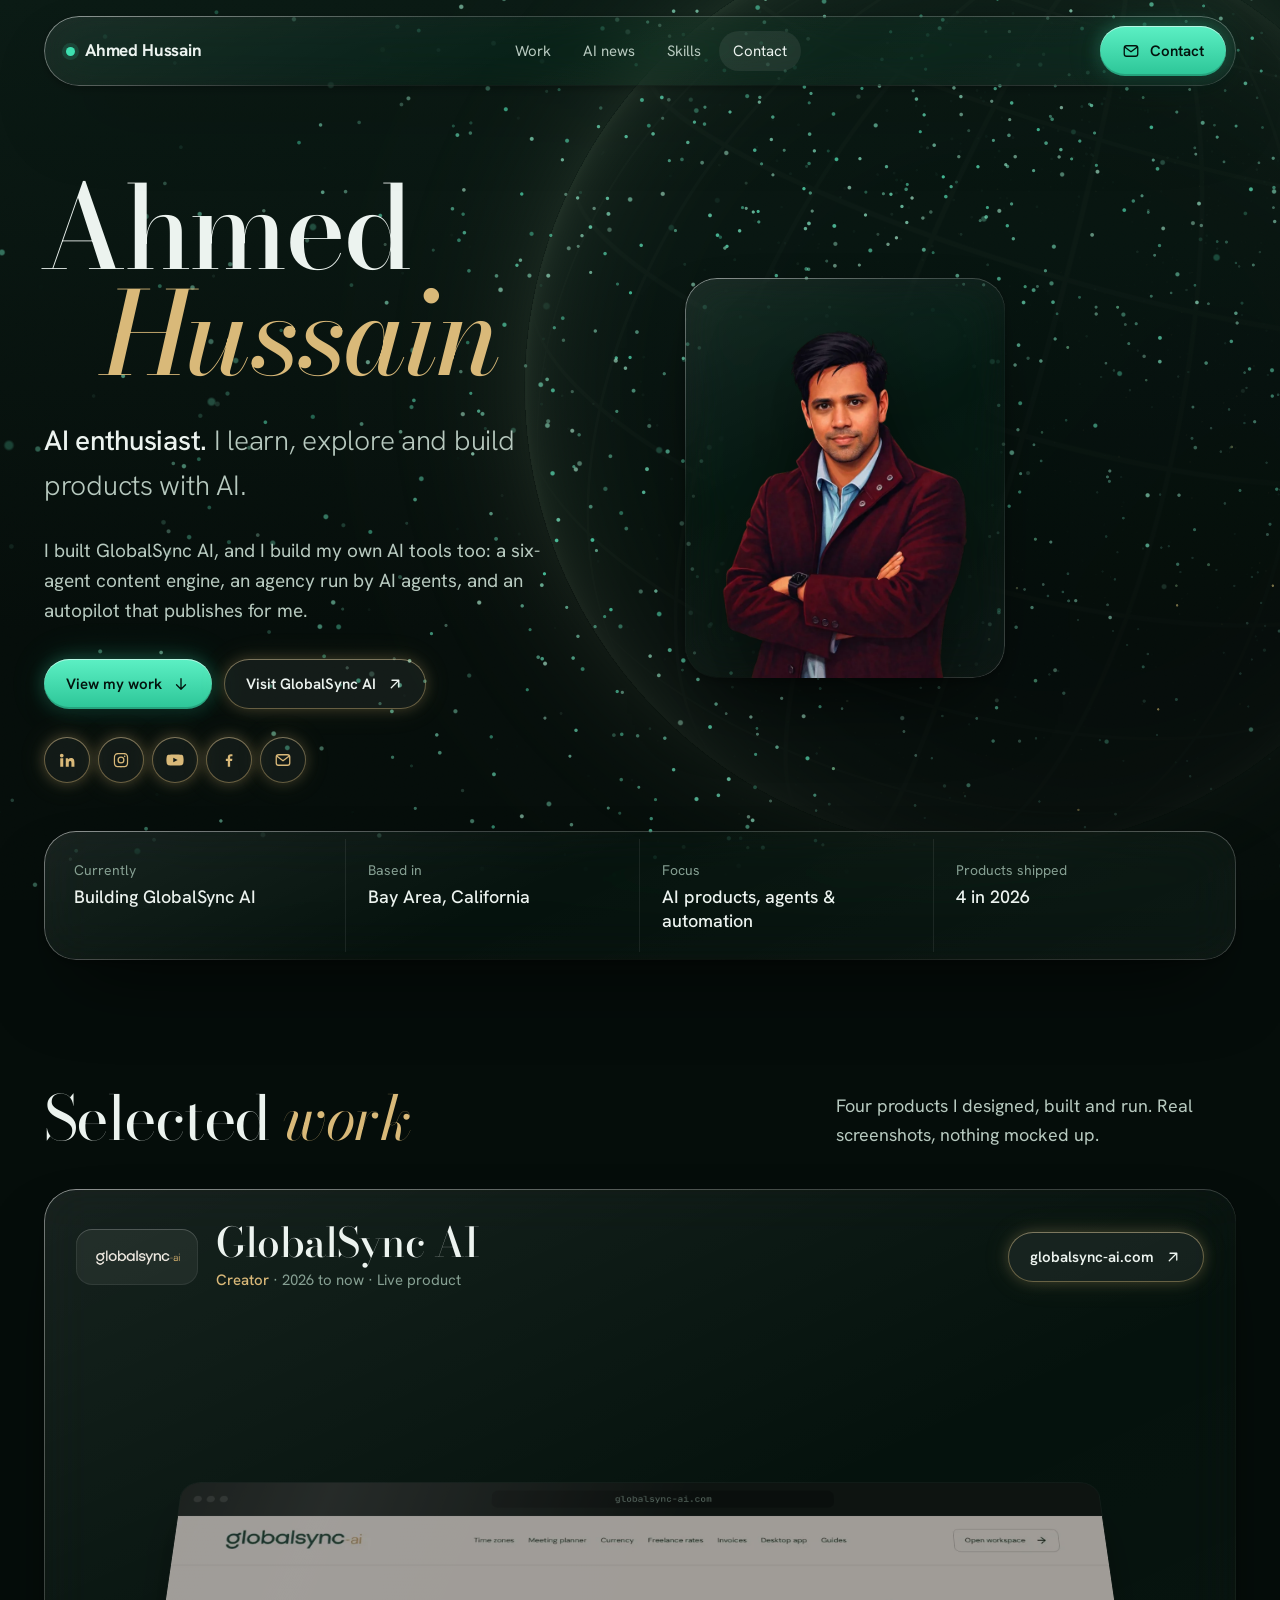
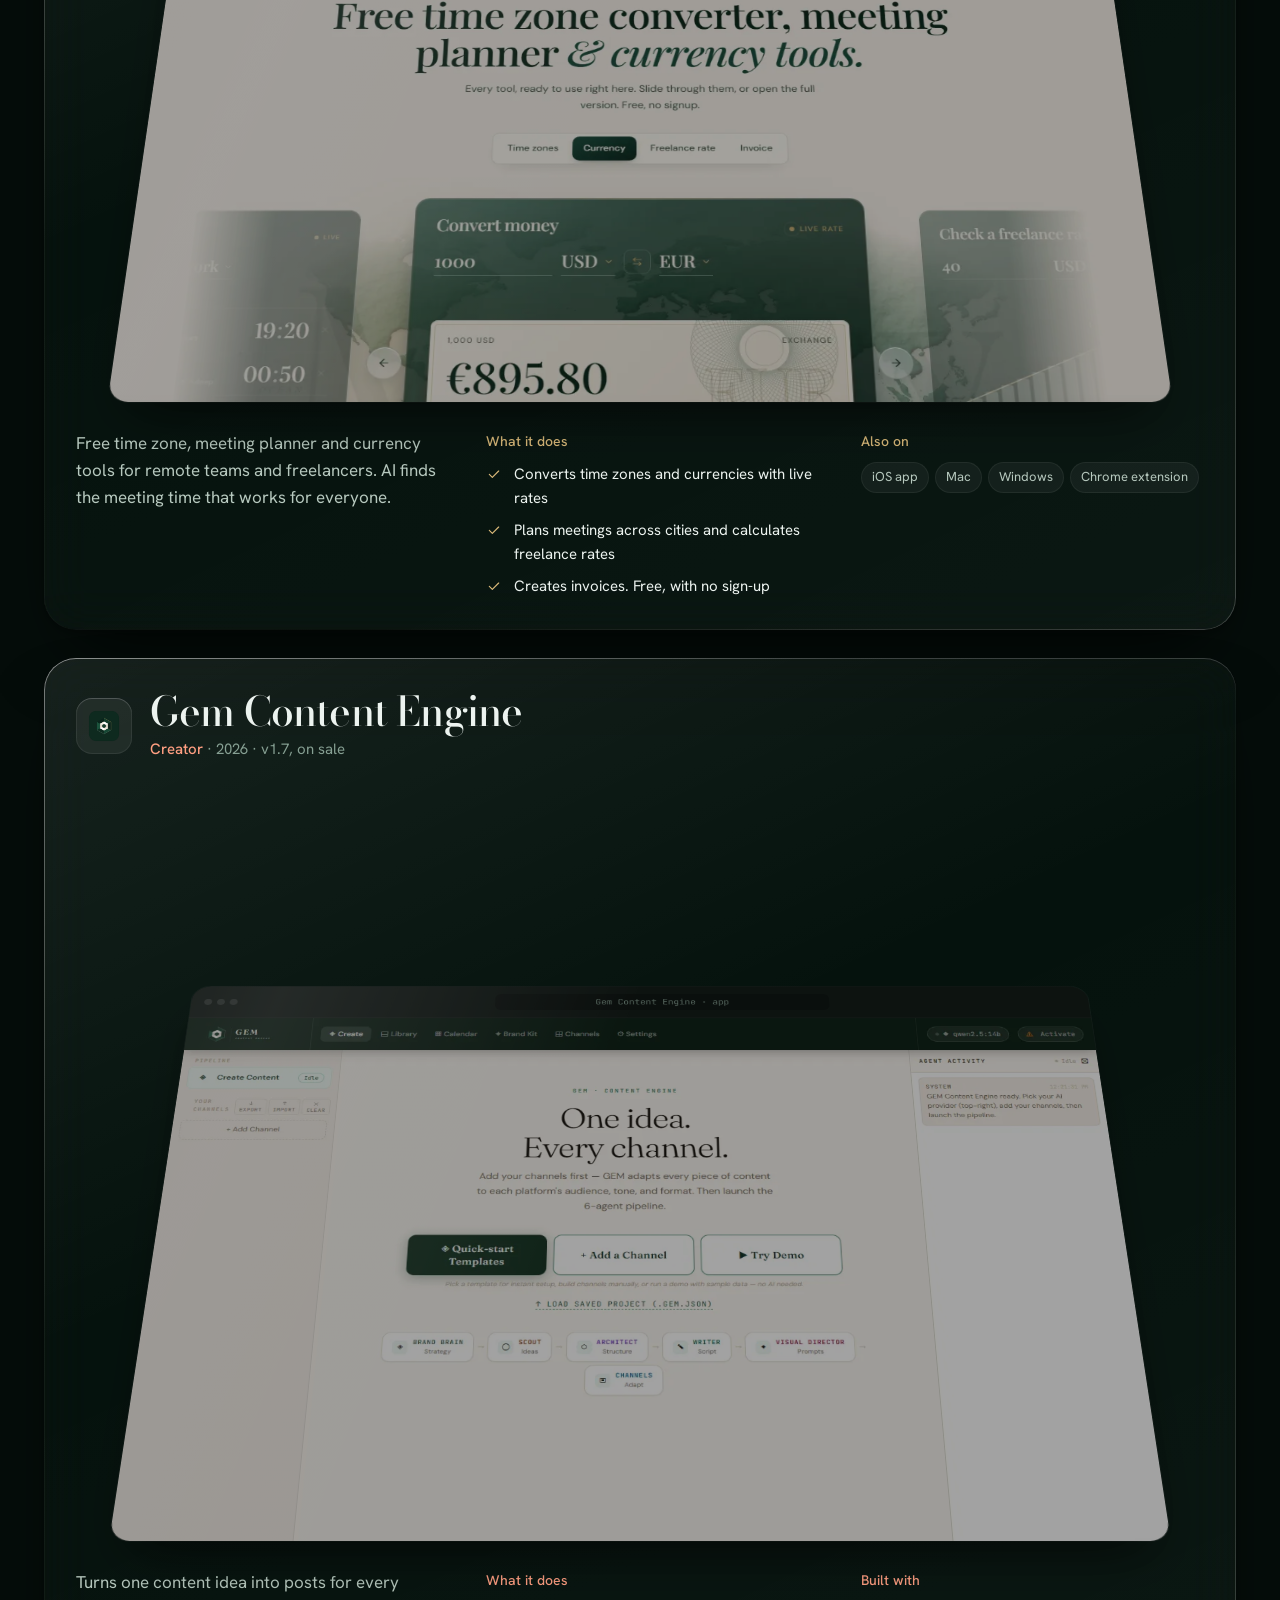
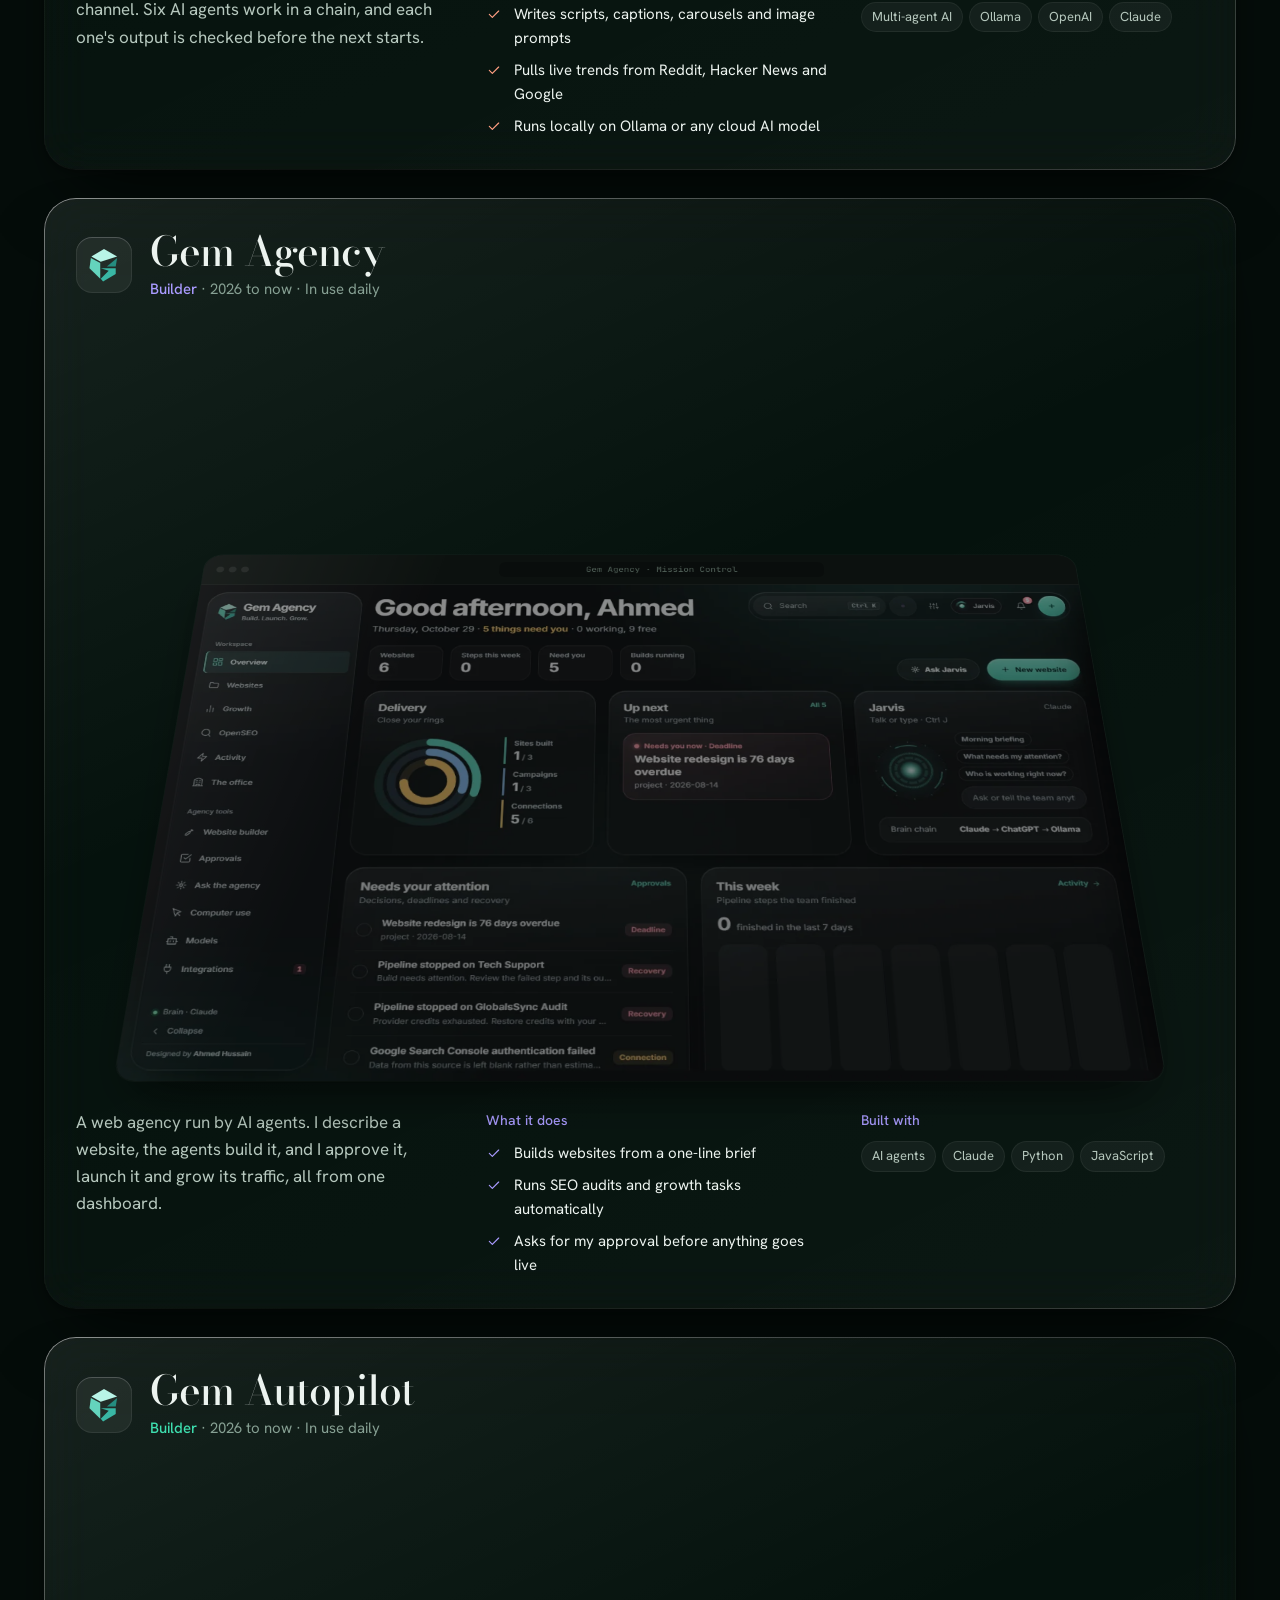
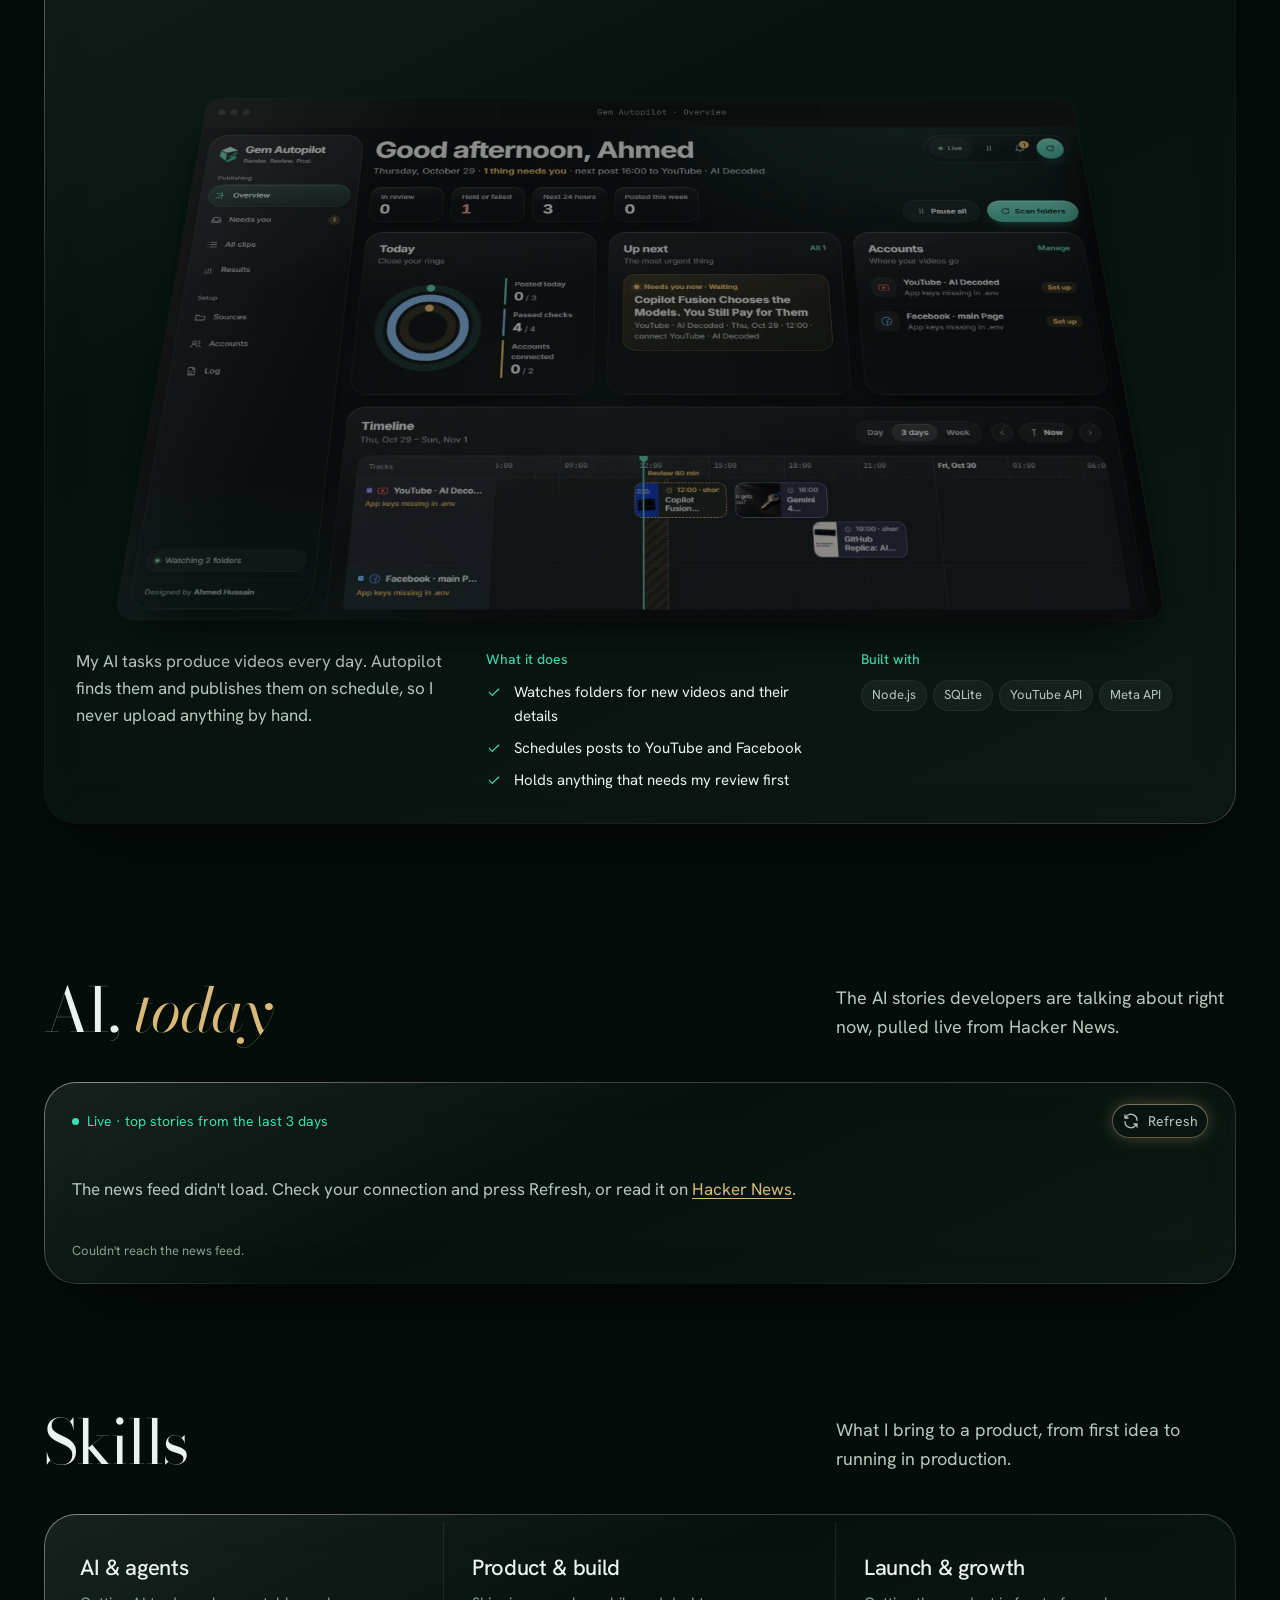
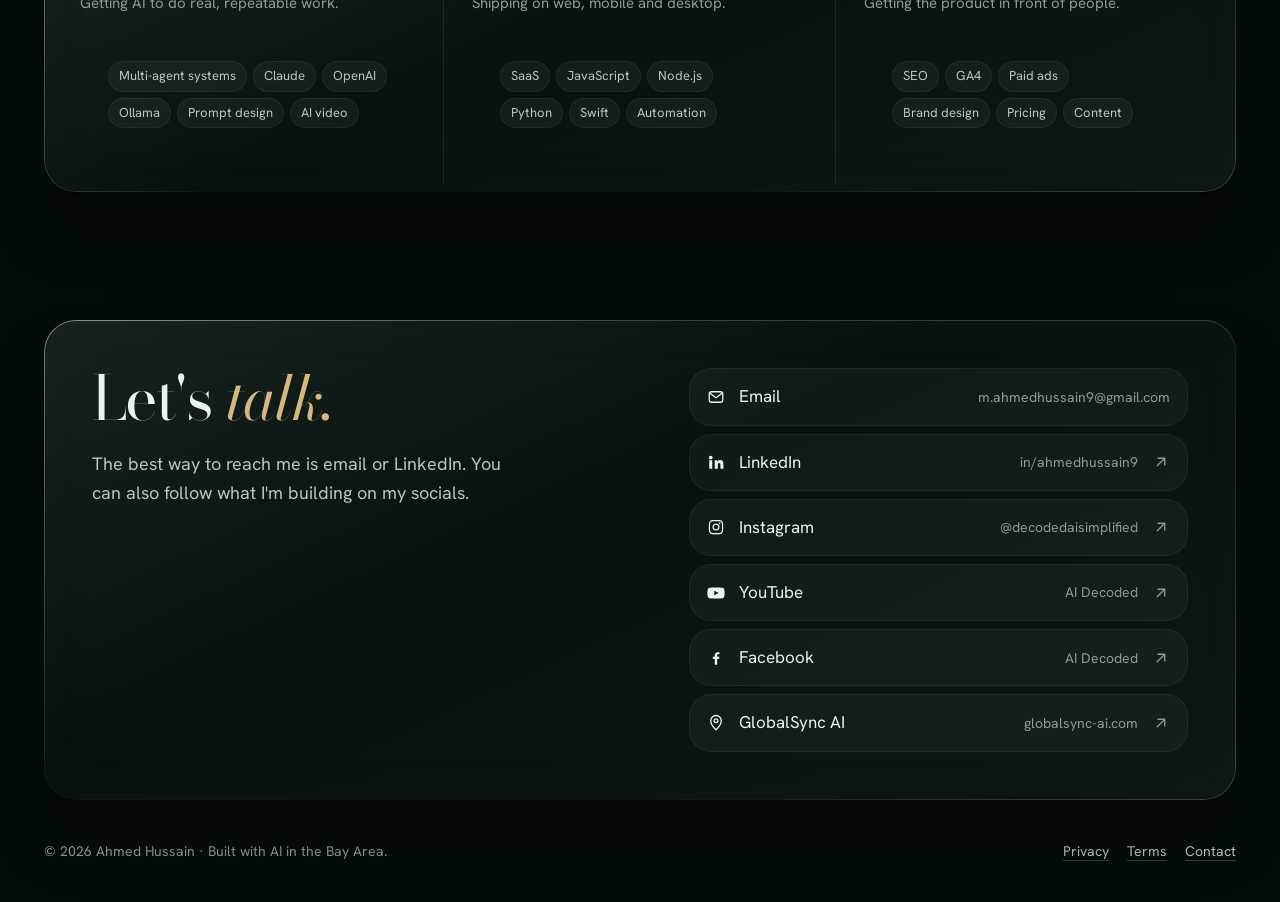
<file: index.html>
<!doctype html>
<html lang="en"><head><meta charset="utf-8"><meta name="viewport" content="width=device-width,initial-scale=1">
<title>Ahmed Hussain — AI Enthusiast &amp; Product Builder</title>
<meta name="description" content="Ahmed Hussain, AI enthusiast and product builder in the Bay Area. Creator of GlobalSync AI, Gem Content Engine, Gem Agency and Gem Autopilot.">
<meta name="author" content="Ahmed Hussain">
<meta name="theme-color" content="#050d0a">
<meta name="color-scheme" content="dark">
<meta name="referrer" content="strict-origin-when-cross-origin">
<link rel="manifest" href="site.webmanifest">
<link rel="icon" href="assets/favicon.svg" type="image/svg+xml">
<link rel="apple-touch-icon" href="assets/apple-touch-icon.png">
<!-- Social preview. If you move to a custom domain, update og:url, og:image and the canonical link. -->
<link rel="canonical" href="https://mahussain456.github.io/">
<meta property="og:url" content="https://mahussain456.github.io/">
<meta property="og:type" content="website">
<meta property="og:title" content="Ahmed Hussain — AI Enthusiast &amp; Product Builder">
<meta property="og:description" content="Four AI products I designed, built and run: GlobalSync AI, Gem Content Engine, Gem Agency and Gem Autopilot.">
<meta property="og:image" content="https://mahussain456.github.io/assets/og-image.jpg">
<meta property="og:image:width" content="1200"><meta property="og:image:height" content="630">
<meta name="twitter:card" content="summary_large_image">
<script type="application/ld+json">
{"@context":"https://schema.org","@type":"Person","name":"Ahmed Hussain","jobTitle":"AI Enthusiast & Product Builder",
 "address":{"@type":"PostalAddress","addressRegion":"CA","addressCountry":"US"},
 "email":"mailto:m.ahmedhussain9@gmail.com",
 "sameAs":["https://www.linkedin.com/in/ahmedhussain9","https://www.facebook.com/profile.php?id=61586135540726","https://www.instagram.com/decodedaisimplified","https://www.youtube.com/@aidecodedoffice","https://www.globalsync-ai.com"]}
</script>
<link rel="preconnect" href="https://fonts.googleapis.com"><link rel="preconnect" href="https://fonts.gstatic.com" crossorigin>
<link href="https://fonts.googleapis.com/css2?family=Bodoni+Moda:ital,opsz,wght@0,6..96,400;0,6..96,500;1,6..96,400;1,6..96,500&family=Hanken+Grotesk:wght@300;400;500;600&family=JetBrains+Mono:wght@400&display=swap" rel="stylesheet">
<link rel="stylesheet" href="styles.css">
<meta name="google-site-verification" content="QwlITDrCnW0-oOR97SDP_G2IgnybBNQpNcPWqauXf98" />
</head><body>

<svg width="0" height="0" style="position:absolute" aria-hidden="true">
 <symbol id="arrow" viewBox="0 0 24 24"><path d="M7 17 17 7M8 7h9v9"/></symbol>
 <symbol id="refresh" viewBox="0 0 24 24"><path d="M20 11a8 8 0 0 0-14.3-4.9L4 8M4 4v4h4M4 13a8 8 0 0 0 14.3 4.9L20 16M20 20v-4h-4"/></symbol>
 <symbol id="chat" viewBox="0 0 24 24"><path d="M21 12a8 8 0 0 1-11.6 7.1L4 20l1-4.6A8 8 0 1 1 21 12Z"/></symbol>
 <symbol id="down" viewBox="0 0 24 24"><path d="M12 5v14M6 13l6 6 6-6"/></symbol>
 <symbol id="check" viewBox="0 0 24 24"><path d="m5 12.5 4.5 4.5L19 7.5"/></symbol>
 <symbol id="mail" viewBox="0 0 24 24"><rect x="3" y="5" width="18" height="14" rx="3"/><path d="m4 7 8 6 8-6"/></symbol>
 <symbol id="pin" viewBox="0 0 24 24"><path d="M12 21s-7-6.2-7-12a7 7 0 0 1 14 0c0 5.8-7 12-7 12Z"/><circle cx="12" cy="9" r="2.5"/></symbol>
 <symbol id="yt" viewBox="0 0 24 24"><path d="M23 7.2a3 3 0 0 0-2.1-2.1C19 4.6 12 4.6 12 4.6s-7 0-8.9.5A3 3 0 0 0 1 7.2 31 31 0 0 0 .5 12 31 31 0 0 0 1 16.8a3 3 0 0 0 2.1 2.1c1.9.5 8.9.5 8.9.5s7 0 8.9-.5a3 3 0 0 0 2.1-2.1 31 31 0 0 0 .5-4.8 31 31 0 0 0-.5-4.8ZM9.7 15.1V8.9l5.8 3.1-5.8 3.1Z"/></symbol>
 <symbol id="ig" viewBox="0 0 24 24"><path d="M12 7.3a4.7 4.7 0 1 0 0 9.4 4.7 4.7 0 0 0 0-9.4Zm0 7.7a3 3 0 1 1 0-6 3 3 0 0 1 0 6Zm6-7.9a1.1 1.1 0 1 1-2.2 0 1.1 1.1 0 0 1 2.2 0ZM21.5 8.2c-.1-1.5-.4-2.8-1.5-3.9s-2.4-1.4-3.9-1.5C14.6 2.7 9.4 2.7 7.9 2.8c-1.5.1-2.8.4-3.9 1.5S2.6 6.7 2.5 8.2c-.1 1.5-.1 6.7 0 8.2.1 1.5.4 2.8 1.5 3.9s2.4 1.4 3.9 1.5c1.5.1 6.7.1 8.2 0 1.5-.1 2.8-.4 3.9-1.5s1.4-2.4 1.5-3.9c.1-1.5.1-6.7 0-8.2Zm-2 9.8a3.1 3.1 0 0 1-1.7 1.7c-1.2.5-4 .4-5.8.4s-4.6.1-5.8-.4A3.1 3.1 0 0 1 4.5 18c-.5-1.2-.4-4-.4-5.8s-.1-4.6.4-5.8A3.1 3.1 0 0 1 6.2 4.7c1.2-.5 4-.4 5.8-.4s4.6-.1 5.8.4a3.1 3.1 0 0 1 1.7 1.7c.5 1.2.4 4 .4 5.8s.1 4.6-.4 5.8Z"/></symbol>
 <symbol id="fb" viewBox="0 0 24 24"><path d="M13.5 21v-7.6h2.6l.4-3h-3V8.5c0-.9.3-1.5 1.5-1.5h1.6V4.3a21 21 0 0 0-2.3-.1c-2.3 0-3.9 1.4-3.9 4v2.2H7.8v3h2.6V21h3.1Z"/></symbol>
 <symbol id="li" viewBox="0 0 24 24"><path d="M4.98 3.5a2.5 2.5 0 1 1 0 5 2.5 2.5 0 0 1 0-5ZM3 9.75h4V21H3V9.75Zm6.5 0h3.8v1.6h.05c.53-1 1.83-2.05 3.77-2.05 4.03 0 4.78 2.65 4.78 6.1V21h-4v-4.9c0-1.17-.02-2.68-1.63-2.68-1.64 0-1.89 1.28-1.89 2.6V21h-4V9.75Z"/></symbol>
 <symbol id="tt" viewBox="0 0 24 24"><path d="M16.6 3c.4 2.1 1.7 3.5 3.9 3.7v3.1c-1.4.1-2.7-.3-3.9-1v6.4c0 4.1-4.4 6.6-7.9 4.5-3.4-2-2.9-7.6 1.6-8.3v3.2c-1.9.3-2.4 2.4-1.2 3.4 1.4 1.2 4.1.3 4.1-2.3V3h3.4Z"/></symbol>
</svg>

<div class="sky" aria-hidden="true">
 <svg class="globe" viewBox="0 0 1000 1000">
  <defs><filter id="soft" x="-20%" y="-20%" width="140%" height="140%"><feGaussianBlur stdDeviation="1.4"/></filter></defs>
  <g class="grid">
   <circle cx="500" cy="500" r="380"/>
   <ellipse cx="500" cy="500" rx="380" ry="130"/><ellipse cx="500" cy="500" rx="380" ry="260"/>
   <line x1="120" y1="500" x2="880" y2="500"/>
   <g class="spin"><ellipse cx="500" cy="500" rx="80" ry="380"/><ellipse cx="500" cy="500" rx="190" ry="380"/><ellipse cx="500" cy="500" rx="300" ry="380"/><line x1="500" y1="120" x2="500" y2="880"/></g>
  </g>
  <g class="spin2">
   <ellipse class="orbit" cx="500" cy="500" rx="470" ry="150" transform="rotate(-24 500 500)" stroke="rgba(217,185,121,.5)"/>
   <ellipse class="orbit" cx="500" cy="500" rx="440" ry="200" transform="rotate(32 500 500)" stroke="rgba(169,155,255,.42)"/>
   <circle cx="930" cy="400" r="9" fill="#d9b979"/><circle cx="140" cy="720" r="7" fill="#a99bff"/>
  </g>
  <g class="spin">
   <ellipse class="orbit" cx="500" cy="500" rx="455" ry="110" transform="rotate(8 500 500)" stroke="rgba(255,159,130,.38)"/>
   <circle cx="62" cy="440" r="7" fill="#ff9f82"/><circle cx="955" cy="560" r="6" fill="#3ee0b0"/>
  </g>
 </svg>
</div>

<div class="wrap">
<header class="bar glass">
 <a class="brand" href="#top"><i></i>Ahmed Hussain</a>
 <nav aria-label="Sections"><a href="#work">Work</a><a href="#news">AI news</a><a href="#skills">Skills</a><a href="#contact">Contact</a></nav>
 <a class="btn pri" href="#contact"><svg class="i"><use href="#mail"/></svg>Contact</a>
</header>

<main id="top">
<section class="hero">
 <div>
  <h1 class="name" aria-label="Ahmed Hussain"><span class="ln"><span>Ahmed</span></span><span class="ln ln2"><span>Hussain</span></span></h1>
  <p class="role"><b>AI enthusiast.</b> I learn, explore and build products with AI.</p>
  <p class="lead">I built GlobalSync AI, and I build my own AI tools too: a six-agent content engine, an agency run by AI agents, and an autopilot that publishes for me.</p>
  <div class="ctas"><a class="btn pri" href="#work">View my work <svg class="i"><use href="#down"/></svg></a><a class="btn ghost" href="https://www.globalsync-ai.com" target="_blank" rel="noopener">Visit GlobalSync AI <svg class="i"><use href="#arrow"/></svg></a></div>
  <nav class="social" aria-label="Social profiles">
   <a class="s-li" href="https://www.linkedin.com/in/ahmedhussain9" target="_blank" rel="noopener" aria-label="LinkedIn"><svg class="b"><use href="#li"/></svg></a>
   <a class="s-ig" href="https://www.instagram.com/decodedaisimplified" target="_blank" rel="noopener" aria-label="Instagram"><svg class="b"><use href="#ig"/></svg></a>
   <a class="s-yt" href="https://www.youtube.com/@aidecodedoffice" target="_blank" rel="noopener" aria-label="YouTube"><svg class="b"><use href="#yt"/></svg></a>
   <a class="s-fb" href="https://www.facebook.com/profile.php?id=61586135540726" target="_blank" rel="noopener" aria-label="Facebook"><svg class="b"><use href="#fb"/></svg></a>
   <a href="mailto:m.ahmedhussain9@gmail.com" aria-label="Email"><svg class="i"><use href="#mail"/></svg></a>
  </nav>
 </div>
 <figure class="glass portrait">
  <img src="assets/me.webp" width="600" height="900" alt="Portrait of Ahmed Hussain">
 </figure>
</section>

<dl class="glass facts">
 <div><dt>Currently</dt><dd>Building GlobalSync AI</dd></div>
 <div><dt>Based in</dt><dd>Bay Area, California</dd></div>
 <div><dt>Focus</dt><dd>AI products, agents &amp; automation</dd></div>
 <div><dt>Products shipped</dt><dd class="tab">4 in 2026</dd></div>
</dl>

<section class="sec" id="work">
 <div class="sh"><h2>Selected <em>work</em></h2><p>Four products I designed, built and run. Real screenshots, nothing mocked up.</p></div>

 <article class="glass proj c1">
  <div class="ph">
   <span class="logo wide"><img src="assets/logo-globalsync.png" width="520" height="130" alt="GlobalSync AI"></span>
   <div><h3>GlobalSync AI</h3><p class="meta"><b>Creator</b> · 2026 to now · Live product</p></div>
   <a class="btn ghost go" href="https://www.globalsync-ai.com" target="_blank" rel="noopener">globalsync-ai.com <svg class="i"><use href="#arrow"/></svg></a>
  </div>
  <figure class="shot"><div class="chrome"><div class="dots"><i></i><i></i><i></i></div><span class="url">globalsync-ai.com</span></div>
   <img src="assets/shot-globalsync.webp" width="1440" height="810" loading="lazy" alt="GlobalSync AI homepage with the time zone, currency, freelance rate and invoice tools"></figure>
  <div class="does">
   <p>Free time zone, meeting planner and currency tools for remote teams and freelancers. AI finds the meeting time that works for everyone.</p>
   <div><h4>What it does</h4><ul>
    <li><svg class="i"><use href="#check"/></svg>Converts time zones and currencies with live rates</li>
    <li><svg class="i"><use href="#check"/></svg>Plans meetings across cities and calculates freelance rates</li>
    <li><svg class="i"><use href="#check"/></svg>Creates invoices. Free, with no sign-up</li></ul></div>
   <div><h4>Also on</h4><div class="stack"><span>iOS app</span><span>Mac</span><span>Windows</span><span>Chrome extension</span></div></div>
  </div>
 </article>

 <article class="glass proj c2">
  <div class="ph">
   <span class="logo"><img src="assets/logo-engine.png" width="128" height="128" alt="Gem Content Engine logo"></span>
   <div><h3>Gem Content Engine</h3><p class="meta"><b>Creator</b> · 2026 · v1.7, on sale</p></div>
  </div>
  <figure class="shot"><div class="chrome"><div class="dots"><i></i><i></i><i></i></div><span class="url">Gem Content Engine · app</span></div>
   <img src="assets/shot-engine.webp" width="1440" height="900" loading="lazy" alt="Gem Content Engine app showing the six-agent pipeline: brand brain, scout, architect, writer, visual director and channels"></figure>
  <div class="does">
   <p>Turns one content idea into posts for every channel. Six AI agents work in a chain, and each one's output is checked before the next starts.</p>
   <div><h4>What it does</h4><ul>
    <li><svg class="i"><use href="#check"/></svg>Writes scripts, captions, carousels and image prompts</li>
    <li><svg class="i"><use href="#check"/></svg>Pulls live trends from Reddit, Hacker News and Google</li>
    <li><svg class="i"><use href="#check"/></svg>Runs locally on Ollama or any cloud AI model</li></ul></div>
   <div><h4>Built with</h4><div class="stack"><span>Multi-agent AI</span><span>Ollama</span><span>OpenAI</span><span>Claude</span></div></div>
  </div>
 </article>

 <article class="glass proj c3">
  <div class="ph">
   <span class="logo"><img src="assets/logo-gem.svg" width="64" height="72" alt="Gem Agency logo"></span>
   <div><h3>Gem Agency</h3><p class="meta"><b>Builder</b> · 2026 to now · In use daily</p></div>
  </div>
  <figure class="shot"><div class="chrome"><div class="dots"><i></i><i></i><i></i></div><span class="url">Gem Agency · Mission Control</span></div>
   <img src="assets/shot-agency.webp" width="1440" height="900" loading="lazy" alt="Gem Agency Mission Control dashboard with delivery rings, next task, the Jarvis assistant and items needing attention"></figure>
  <div class="does">
   <p>A web agency run by AI agents. I describe a website, the agents build it, and I approve it, launch it and grow its traffic, all from one dashboard.</p>
   <div><h4>What it does</h4><ul>
    <li><svg class="i"><use href="#check"/></svg>Builds websites from a one-line brief</li>
    <li><svg class="i"><use href="#check"/></svg>Runs SEO audits and growth tasks automatically</li>
    <li><svg class="i"><use href="#check"/></svg>Asks for my approval before anything goes live</li></ul></div>
   <div><h4>Built with</h4><div class="stack"><span>AI agents</span><span>Claude</span><span>Python</span><span>JavaScript</span></div></div>
  </div>
 </article>

 <article class="glass proj c4">
  <div class="ph">
   <span class="logo"><img src="assets/logo-gem.svg" width="64" height="72" alt="Gem Autopilot logo"></span>
   <div><h3>Gem Autopilot</h3><p class="meta"><b>Builder</b> · 2026 to now · In use daily</p></div>
  </div>
  <figure class="shot"><div class="chrome"><div class="dots"><i></i><i></i><i></i></div><span class="url">Gem Autopilot · Overview</span></div>
   <img src="assets/shot-autopilot.webp" width="1440" height="900" loading="lazy" alt="Gem Autopilot dashboard with today's posting rings, up next, connected accounts and a three-day publishing timeline"></figure>
  <div class="does">
   <p>My AI tasks produce videos every day. Autopilot finds them and publishes them on schedule, so I never upload anything by hand.</p>
   <div><h4>What it does</h4><ul>
    <li><svg class="i"><use href="#check"/></svg>Watches folders for new videos and their details</li>
    <li><svg class="i"><use href="#check"/></svg>Schedules posts to YouTube and Facebook</li>
    <li><svg class="i"><use href="#check"/></svg>Holds anything that needs my review first</li></ul></div>
   <div><h4>Built with</h4><div class="stack"><span>Node.js</span><span>SQLite</span><span>YouTube API</span><span>Meta API</span></div></div>
  </div>
 </article>
</section>

<section class="sec" id="news">
 <div class="sh"><h2>AI, <em>today</em></h2><p>The AI stories developers are talking about right now, pulled live from Hacker News.</p></div>
 <div class="glass news">
  <div class="news-top"><span class="avail"><i></i>Live · top stories from the last 3 days</span><button class="refresh" type="button" id="news-refresh"><svg class="i"><use href="#refresh"/></svg>Refresh</button></div>
  <div id="news-list" aria-live="polite" aria-busy="true"><div class="skel"></div><div class="skel"></div><div class="skel"></div><div class="skel"></div><div class="skel"></div><div class="skel"></div></div>
  <noscript><p class="noscript">Turn on JavaScript to see today's top AI stories, or read them on <a href="https://news.ycombinator.com/" target="_blank" rel="noopener">Hacker News</a>.</p></noscript>
  <p class="news-foot" id="news-foot">Loading the latest stories…</p>
 </div>
</section>

<section class="sec" id="skills">
 <div class="sh"><h2>Skills</h2><p>What I bring to a product, from first idea to running in production.</p></div>
 <div class="glass skills">
  <div><h3>AI &amp; agents</h3><p>Getting AI to do real, repeatable work.</p>
   <div class="stack"><span>Multi-agent systems</span><span>Claude</span><span>OpenAI</span><span>Ollama</span><span>Prompt design</span><span>AI video</span></div></div>
  <div><h3>Product &amp; build</h3><p>Shipping on web, mobile and desktop.</p>
   <div class="stack"><span>SaaS</span><span>JavaScript</span><span>Node.js</span><span>Python</span><span>Swift</span><span>Automation</span></div></div>
  <div><h3>Launch &amp; growth</h3><p>Getting the product in front of people.</p>
   <div class="stack"><span>SEO</span><span>GA4</span><span>Paid ads</span><span>Brand design</span><span>Pricing</span><span>Content</span></div></div>
 </div>
</section>

<section class="glass contact" id="contact">
 <div>
  <h2>Let's <em>talk.</em></h2>
  <p>The best way to reach me is email or LinkedIn. You can also follow what I'm building on my socials.</p>
 </div>
 <nav class="links" aria-label="Contact">
  <a href="mailto:m.ahmedhussain9@gmail.com"><svg class="i"><use href="#mail"/></svg><span>Email</span><small>m.ahmedhussain9@gmail.com</small></a>
  <a href="https://www.linkedin.com/in/ahmedhussain9" target="_blank" rel="noopener"><svg class="b"><use href="#li"/></svg><span>LinkedIn</span><small>in/ahmedhussain9</small><svg class="i go"><use href="#arrow"/></svg></a>
  <a href="https://www.instagram.com/decodedaisimplified" target="_blank" rel="noopener"><svg class="b"><use href="#ig"/></svg><span>Instagram</span><small>@decodedaisimplified</small><svg class="i go"><use href="#arrow"/></svg></a>
  <a href="https://www.youtube.com/@aidecodedoffice" target="_blank" rel="noopener"><svg class="b"><use href="#yt"/></svg><span>YouTube</span><small>AI Decoded</small><svg class="i go"><use href="#arrow"/></svg></a>
  <a href="https://www.facebook.com/profile.php?id=61586135540726" target="_blank" rel="noopener"><svg class="b"><use href="#fb"/></svg><span>Facebook</span><small>AI Decoded</small><svg class="i go"><use href="#arrow"/></svg></a>
  <a href="https://www.globalsync-ai.com" target="_blank" rel="noopener"><svg class="i"><use href="#pin"/></svg><span>GlobalSync AI</span><small>globalsync-ai.com</small><svg class="i go"><use href="#arrow"/></svg></a>
 </nav>
</section>
</main>
<footer class="fine"><span>© 2026 Ahmed Hussain · Built with AI in the Bay Area.</span><nav aria-label="Legal"><a href="privacy.html">Privacy</a><a href="terms.html">Terms</a><a href="mailto:m.ahmedhussain9@gmail.com">Contact</a></nav></footer>
</div>

<script src="script.js" defer></script>
<script src="globe.js" defer></script>
<script src="motion.js" defer></script>
</body></html>
</file>
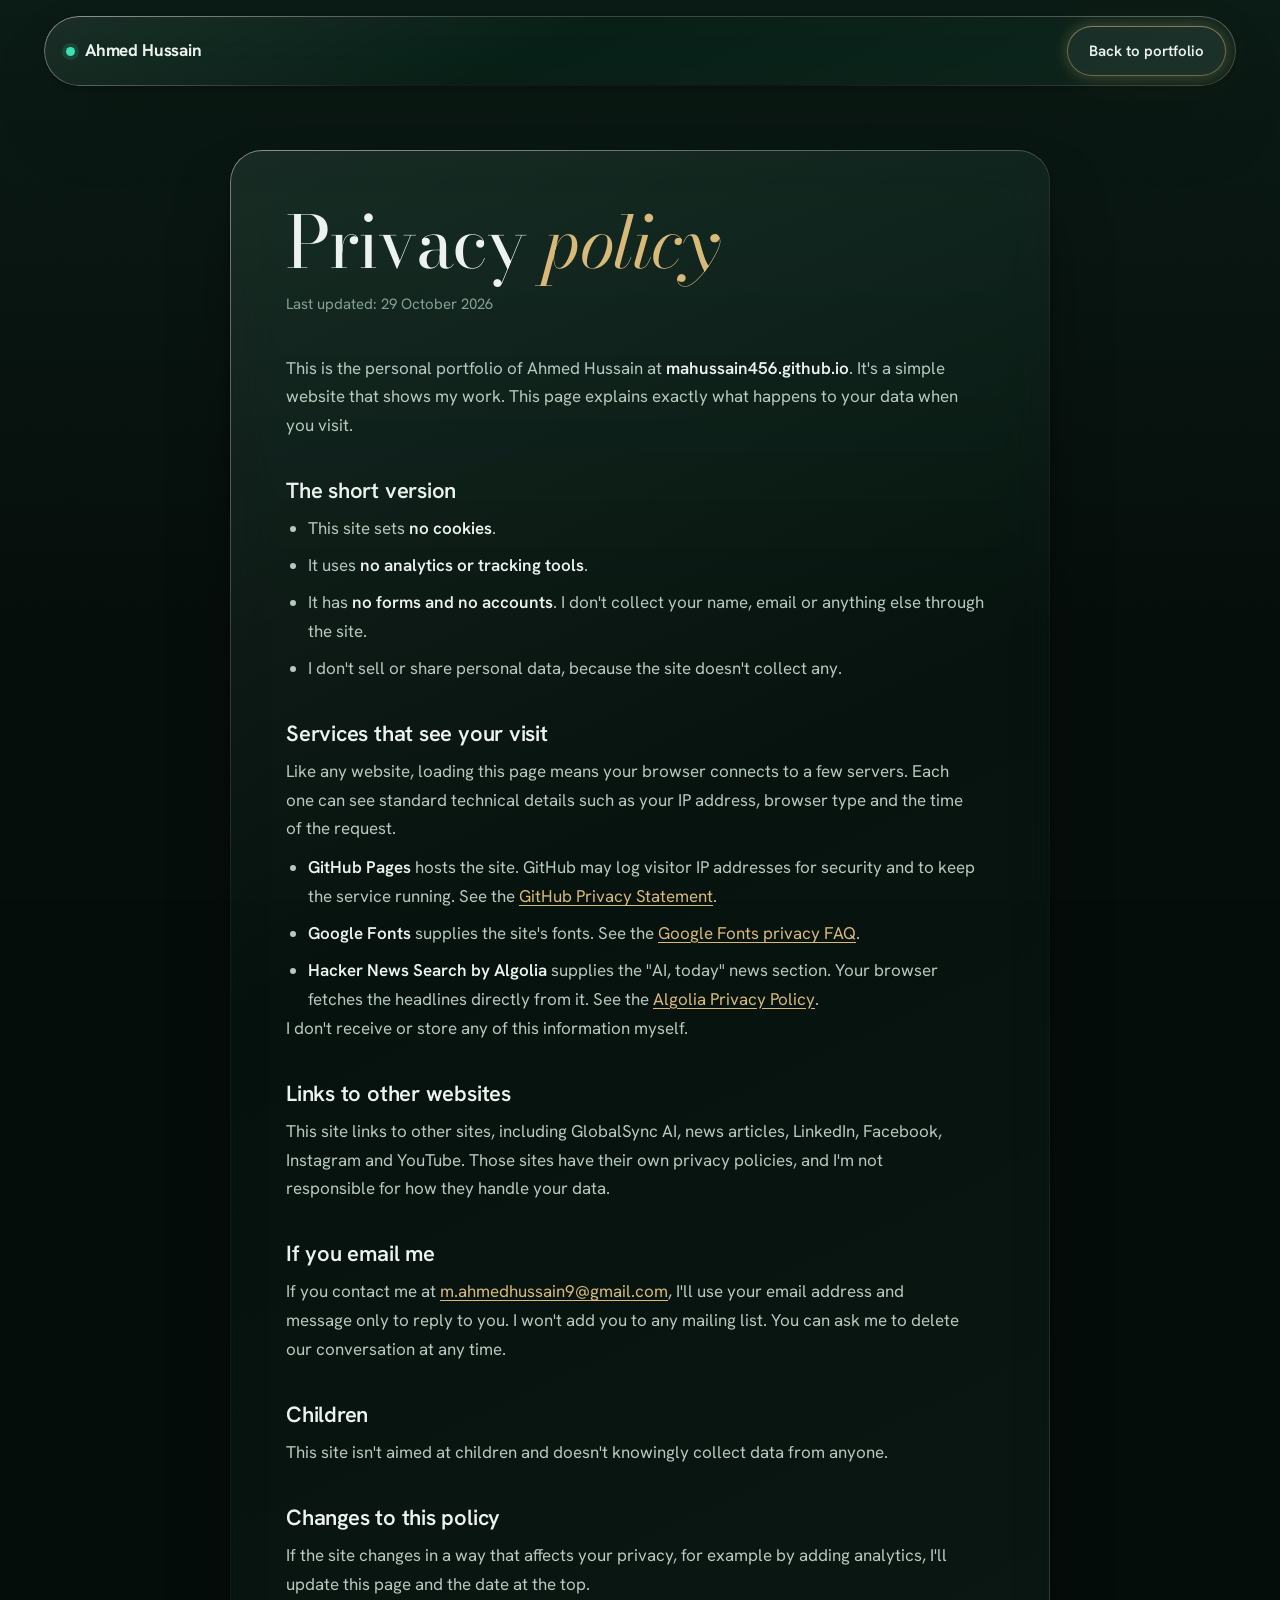
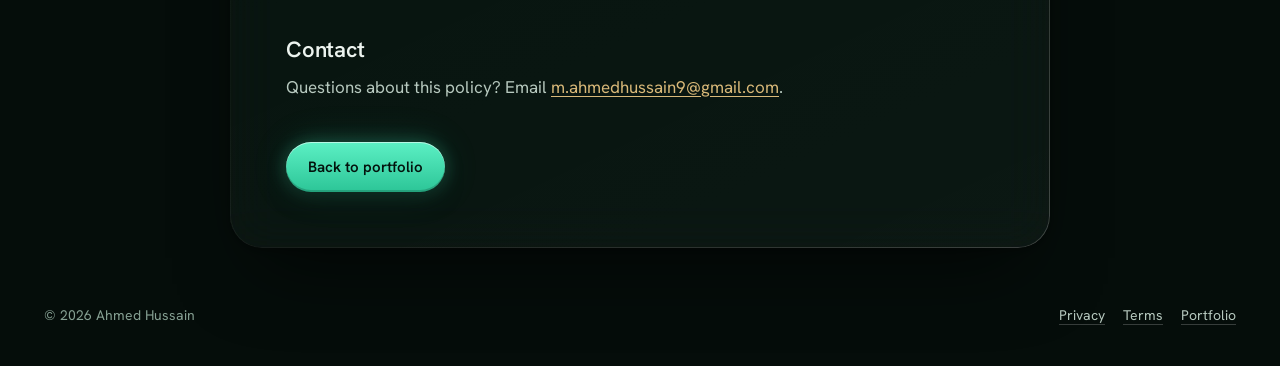
<file: privacy.html>
<!doctype html>
<html lang="en"><head><meta charset="utf-8"><meta name="viewport" content="width=device-width,initial-scale=1">
<title>Privacy Policy — Ahmed Hussain</title>
<meta name="description" content="How mahussain456.github.io handles your data: no cookies, no analytics, no forms.">
<meta name="theme-color" content="#050d0a">
<meta name="color-scheme" content="dark">
<meta name="referrer" content="strict-origin-when-cross-origin">
<link rel="canonical" href="https://mahussain456.github.io/privacy.html">
<link rel="icon" href="assets/favicon.svg" type="image/svg+xml">
<link rel="preconnect" href="https://fonts.googleapis.com"><link rel="preconnect" href="https://fonts.gstatic.com" crossorigin>
<link href="https://fonts.googleapis.com/css2?family=Bodoni+Moda:ital,opsz,wght@0,6..96,400;0,6..96,500;1,6..96,400;1,6..96,500&family=Hanken+Grotesk:wght@300;400;500;600&display=swap" rel="stylesheet">
<link rel="stylesheet" href="styles.css">
</head><body>
<div class="sky" aria-hidden="true"></div>
<div class="wrap">
<header class="bar glass">
 <a class="brand" href="./"><i></i>Ahmed Hussain</a>
 <a class="btn ghost" href="./">Back to portfolio</a>
</header>

<main class="glass doc">
 <h1>Privacy <em>policy</em></h1>
 <p class="updated">Last updated: 29 October 2026</p>

 <p>This is the personal portfolio of Ahmed Hussain at <strong>mahussain456.github.io</strong>. It's a simple website that shows my work. This page explains exactly what happens to your data when you visit.</p>

 <h2>The short version</h2>
 <ul>
  <li>This site sets <strong>no cookies</strong>.</li>
  <li>It uses <strong>no analytics or tracking tools</strong>.</li>
  <li>It has <strong>no forms and no accounts</strong>. I don't collect your name, email or anything else through the site.</li>
  <li>I don't sell or share personal data, because the site doesn't collect any.</li>
 </ul>

 <h2>Services that see your visit</h2>
 <p>Like any website, loading this page means your browser connects to a few servers. Each one can see standard technical details such as your IP address, browser type and the time of the request.</p>
 <ul>
  <li><strong>GitHub Pages</strong> hosts the site. GitHub may log visitor IP addresses for security and to keep the service running. See the <a href="https://docs.github.com/en/site-policy/privacy-policies/github-general-privacy-statement" target="_blank" rel="noopener">GitHub Privacy Statement</a>.</li>
  <li><strong>Google Fonts</strong> supplies the site's fonts. See the <a href="https://developers.google.com/fonts/faq/privacy" target="_blank" rel="noopener">Google Fonts privacy FAQ</a>.</li>
  <li><strong>Hacker News Search by Algolia</strong> supplies the "AI, today" news section. Your browser fetches the headlines directly from it. See the <a href="https://www.algolia.com/policies/privacy/" target="_blank" rel="noopener">Algolia Privacy Policy</a>.</li>
 </ul>
 <p>I don't receive or store any of this information myself.</p>

 <h2>Links to other websites</h2>
 <p>This site links to other sites, including GlobalSync AI, news articles, LinkedIn, Facebook, Instagram and YouTube. Those sites have their own privacy policies, and I'm not responsible for how they handle your data.</p>

 <h2>If you email me</h2>
 <p>If you contact me at <a href="mailto:m.ahmedhussain9@gmail.com">m.ahmedhussain9@gmail.com</a>, I'll use your email address and message only to reply to you. I won't add you to any mailing list. You can ask me to delete our conversation at any time.</p>

 <h2>Children</h2>
 <p>This site isn't aimed at children and doesn't knowingly collect data from anyone.</p>

 <h2>Changes to this policy</h2>
 <p>If the site changes in a way that affects your privacy, for example by adding analytics, I'll update this page and the date at the top.</p>

 <h2>Contact</h2>
 <p>Questions about this policy? Email <a href="mailto:m.ahmedhussain9@gmail.com">m.ahmedhussain9@gmail.com</a>.</p>

 <a class="btn pri back" href="./">Back to portfolio</a>
</main>

<footer class="fine"><span>© 2026 Ahmed Hussain</span><nav aria-label="Legal"><a href="privacy.html" aria-current="page">Privacy</a><a href="terms.html">Terms</a><a href="./">Portfolio</a></nav></footer>
</div>
</body></html>
</file>
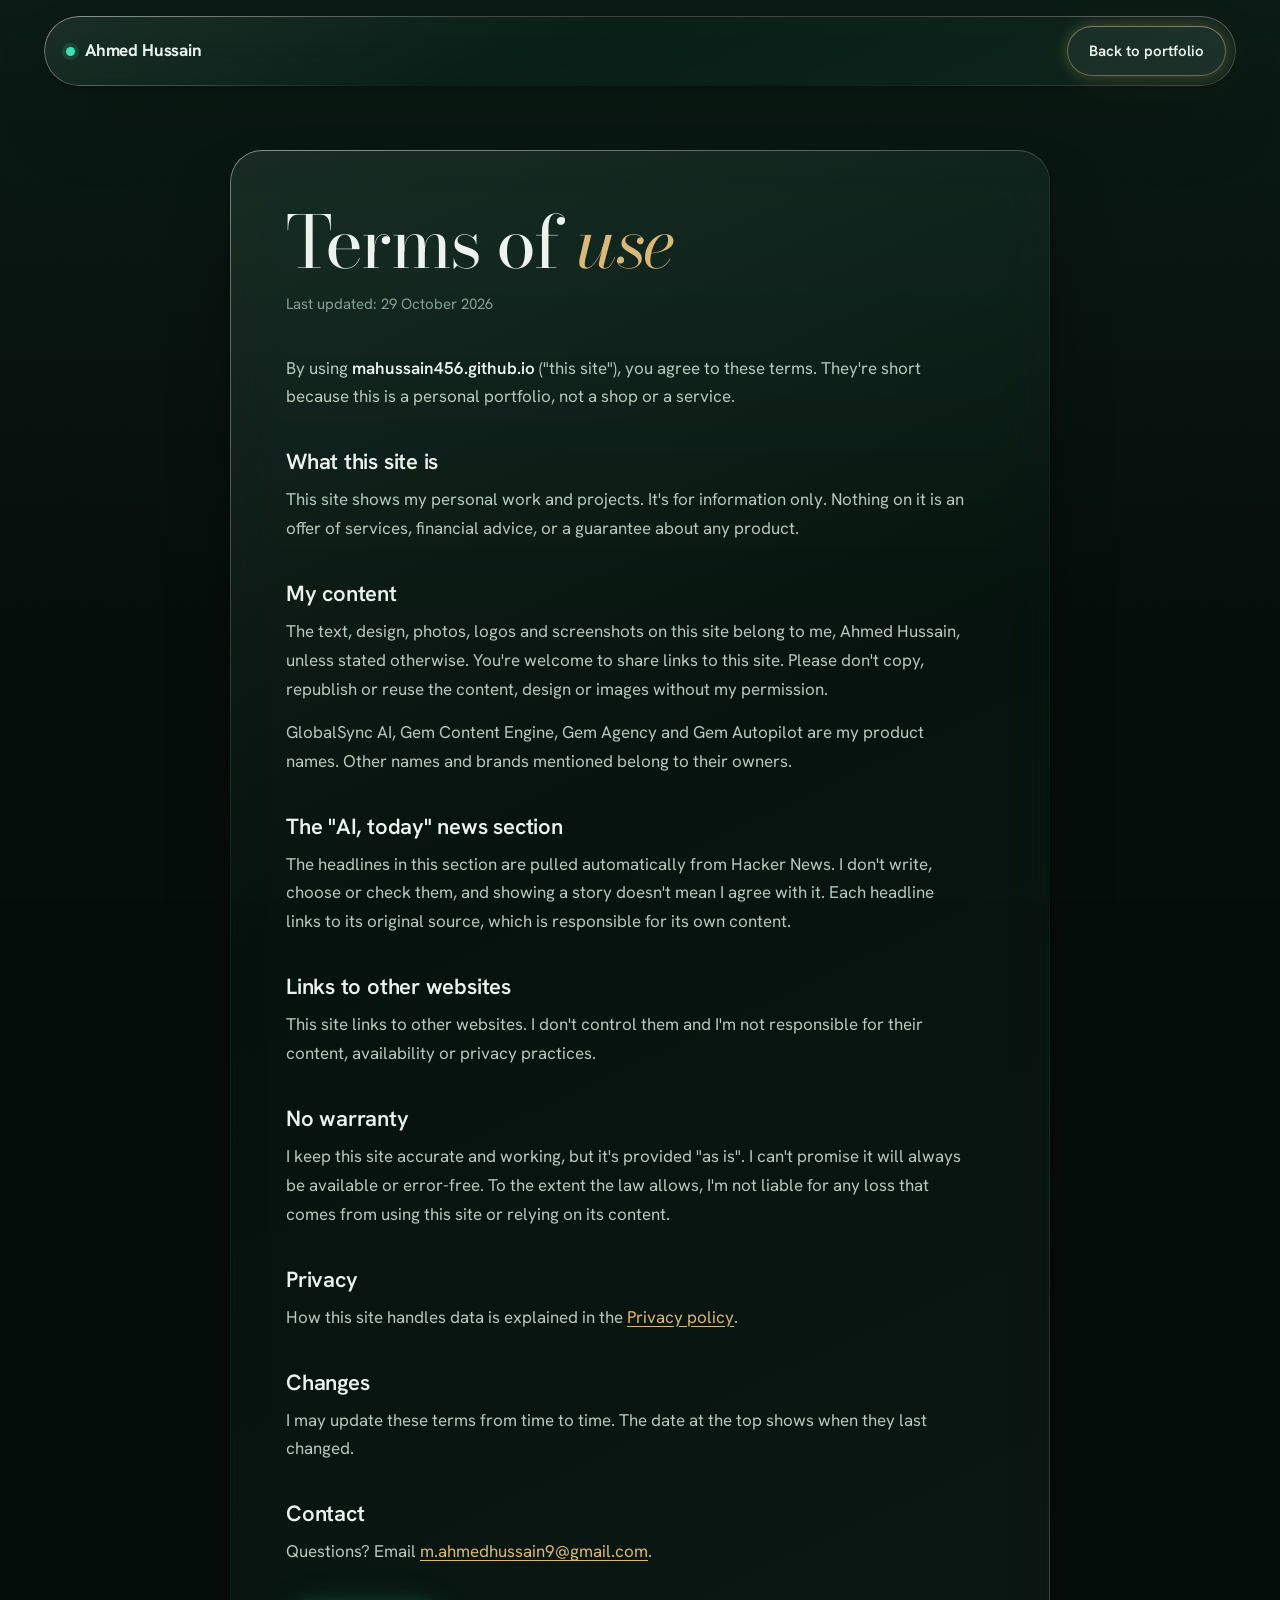
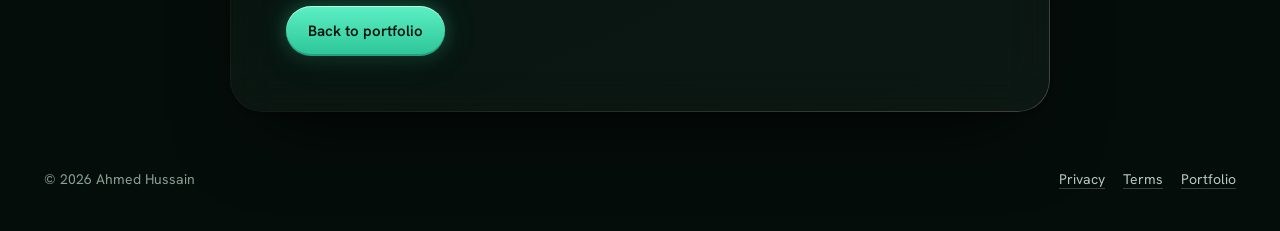
<file: terms.html>
<!doctype html>
<html lang="en"><head><meta charset="utf-8"><meta name="viewport" content="width=device-width,initial-scale=1">
<title>Terms of Use — Ahmed Hussain</title>
<meta name="description" content="Terms of use for mahussain456.github.io, the portfolio of Ahmed Hussain.">
<meta name="theme-color" content="#050d0a">
<meta name="color-scheme" content="dark">
<meta name="referrer" content="strict-origin-when-cross-origin">
<link rel="canonical" href="https://mahussain456.github.io/terms.html">
<link rel="icon" href="assets/favicon.svg" type="image/svg+xml">
<link rel="preconnect" href="https://fonts.googleapis.com"><link rel="preconnect" href="https://fonts.gstatic.com" crossorigin>
<link href="https://fonts.googleapis.com/css2?family=Bodoni+Moda:ital,opsz,wght@0,6..96,400;0,6..96,500;1,6..96,400;1,6..96,500&family=Hanken+Grotesk:wght@300;400;500;600&display=swap" rel="stylesheet">
<link rel="stylesheet" href="styles.css">
</head><body>
<div class="sky" aria-hidden="true"></div>
<div class="wrap">
<header class="bar glass">
 <a class="brand" href="./"><i></i>Ahmed Hussain</a>
 <a class="btn ghost" href="./">Back to portfolio</a>
</header>

<main class="glass doc">
 <h1>Terms of <em>use</em></h1>
 <p class="updated">Last updated: 29 October 2026</p>

 <p>By using <strong>mahussain456.github.io</strong> ("this site"), you agree to these terms. They're short because this is a personal portfolio, not a shop or a service.</p>

 <h2>What this site is</h2>
 <p>This site shows my personal work and projects. It's for information only. Nothing on it is an offer of services, financial advice, or a guarantee about any product.</p>

 <h2>My content</h2>
 <p>The text, design, photos, logos and screenshots on this site belong to me, Ahmed Hussain, unless stated otherwise. You're welcome to share links to this site. Please don't copy, republish or reuse the content, design or images without my permission.</p>
 <p>GlobalSync AI, Gem Content Engine, Gem Agency and Gem Autopilot are my product names. Other names and brands mentioned belong to their owners.</p>

 <h2>The "AI, today" news section</h2>
 <p>The headlines in this section are pulled automatically from Hacker News. I don't write, choose or check them, and showing a story doesn't mean I agree with it. Each headline links to its original source, which is responsible for its own content.</p>

 <h2>Links to other websites</h2>
 <p>This site links to other websites. I don't control them and I'm not responsible for their content, availability or privacy practices.</p>

 <h2>No warranty</h2>
 <p>I keep this site accurate and working, but it's provided "as is". I can't promise it will always be available or error-free. To the extent the law allows, I'm not liable for any loss that comes from using this site or relying on its content.</p>

 <h2>Privacy</h2>
 <p>How this site handles data is explained in the <a href="privacy.html">Privacy policy</a>.</p>

 <h2>Changes</h2>
 <p>I may update these terms from time to time. The date at the top shows when they last changed.</p>

 <h2>Contact</h2>
 <p>Questions? Email <a href="mailto:m.ahmedhussain9@gmail.com">m.ahmedhussain9@gmail.com</a>.</p>

 <a class="btn pri back" href="./">Back to portfolio</a>
</main>

<footer class="fine"><span>© 2026 Ahmed Hussain</span><nav aria-label="Legal"><a href="privacy.html">Privacy</a><a href="terms.html" aria-current="page">Terms</a><a href="./">Portfolio</a></nav></footer>
</div>
</body></html>
</file>
<file: styles.css>
:root{
 --bg:#050d0a;--bg2:#0a1a14;
 --txt:#ecf3ef;--soft:#b7c9bf;--mute:#86a093;
 --teal:#3ee0b0;--gold:#d9b979;--coral:#ff9f82;--violet:#a99bff;
 --hair:rgba(255,255,255,.08);
 --r-xl:32px;--r-lg:22px;--r-md:14px;
 --ease:cubic-bezier(.16,1,.3,1);
 --display:'Bodoni Moda',Didot,'Bodoni 72',serif;
 --sans:'Hanken Grotesk',system-ui,sans-serif;
}
h1,h2,.ph h3,.contact h2{font-family:var(--display);font-optical-sizing:auto}
h1 em,h2 em{font-style:italic;color:var(--gold)}
*{box-sizing:border-box;margin:0}
html{scroll-behavior:smooth;scroll-padding-top:110px;scrollbar-color:#24463a var(--bg)}
body{background:var(--bg);color:var(--txt);font:17px/1.6 var(--sans);min-height:100vh;overflow-x:hidden;caret-color:var(--teal)}
::selection{background:rgba(62,224,176,.32);color:#fff}
::-webkit-scrollbar{width:10px}::-webkit-scrollbar-track{background:var(--bg)}::-webkit-scrollbar-thumb{background:#1d3a30;border-radius:10px;border:2px solid var(--bg)}
a{color:inherit;text-decoration:none}
img{display:block;max-width:100%;height:auto}
:focus-visible{outline:2px solid var(--teal);outline-offset:3px;border-radius:12px}
.tab{font-variant-numeric:tabular-nums}
svg.i{width:18px;height:18px;flex:none;stroke:currentColor;fill:none;stroke-width:1.75;stroke-linecap:round;stroke-linejoin:round}
svg.b{width:18px;height:18px;flex:none;fill:currentColor}

/* backdrop the glass refracts */
.sky{position:fixed;inset:0;z-index:-1;background:linear-gradient(180deg,var(--bg2),var(--bg) 70%);overflow:hidden}
.sky::after{content:"";position:absolute;inset:0;opacity:.06;mix-blend-mode:overlay;
 background-image:url("data:image/svg+xml,%3Csvg xmlns='http://www.w3.org/2000/svg' width='160' height='160'%3E%3Cfilter id='n'%3E%3CfeTurbulence type='fractalNoise' baseFrequency='.9' numOctaves='3' stitchTiles='stitch'/%3E%3C/filter%3E%3Crect width='100%25' height='100%25' filter='url(%23n)'/%3E%3C/svg%3E")}
.globe{position:absolute;right:-18vmin;top:-8vmin;width:110vmin;height:110vmin}
.globe .grid{stroke:rgba(62,224,176,.15);stroke-width:1;fill:none}
.globe .orbit{fill:none;stroke-width:2.2;filter:url(#soft)}
.globe .spin{transform-origin:500px 500px;animation:spin 140s linear infinite}
.globe .spin2{transform-origin:500px 500px;animation:spin 90s linear infinite reverse}
@keyframes spin{to{transform:rotate(360deg)}}
@media (prefers-reduced-motion:reduce){.globe .spin,.globe .spin2{animation:none}html{scroll-behavior:auto}}

/* liquid glass */
.glass{position:relative;isolation:isolate;border-radius:var(--r-xl);
 background:linear-gradient(155deg,rgba(255,255,255,.085),rgba(255,255,255,.02) 42%,rgba(255,255,255,.045));
 -webkit-backdrop-filter:blur(24px) saturate(170%);backdrop-filter:blur(24px) saturate(170%);
 box-shadow:inset 0 1px 0 rgba(255,255,255,.16),inset 0 -1px 0 rgba(0,0,0,.35),0 40px 80px -30px rgba(0,0,0,.7),0 2px 8px rgba(0,0,0,.3)}
.glass::before{content:"";position:absolute;inset:0;border-radius:inherit;padding:1px;pointer-events:none;z-index:-1;
 background:linear-gradient(140deg,rgba(255,255,255,.42),rgba(255,255,255,.05) 32%,rgba(255,255,255,.02) 64%,rgba(255,255,255,.22));
 -webkit-mask:linear-gradient(#000 0 0) content-box,linear-gradient(#000 0 0);-webkit-mask-composite:xor;mask-composite:exclude}
.glass::after{content:"";position:absolute;inset:0;border-radius:inherit;pointer-events:none;z-index:-1;opacity:0;transition:opacity .5s var(--ease);
 background:radial-gradient(420px circle at var(--mx,50%) var(--my,0%),rgba(255,255,255,.075),transparent 60%)}
.glass:hover::after{opacity:1}

.wrap{max-width:1240px;margin:0 auto;padding:0 24px}

/* nav */
.bar{position:sticky;top:16px;z-index:10;margin-top:16px;display:flex;justify-content:space-between;align-items:center;gap:16px;padding:10px 10px 10px 22px;border-radius:999px}
.brand{display:flex;align-items:center;gap:10px;font-weight:700;letter-spacing:-.01em;white-space:nowrap}
.brand i{width:9px;height:9px;border-radius:50%;background:var(--teal);box-shadow:0 0 0 4px rgba(62,224,176,.14)}
.bar nav{display:flex;gap:4px}
.bar nav a{padding:8px 14px;border-radius:999px;font-size:15px;color:var(--soft);transition:background .3s var(--ease),color .3s}
.bar nav a:hover{background:rgba(255,255,255,.06);color:var(--txt)}
.btn{display:inline-flex;align-items:center;gap:10px;white-space:nowrap;padding:13px 22px;border-radius:999px;font-weight:600;font-size:15px;transition:transform .4s var(--ease),box-shadow .4s var(--ease),background .3s}
.btn.pri{color:#03130d;background:linear-gradient(180deg,#5cf0c4,#2cc597);box-shadow:inset 0 1px 0 rgba(255,255,255,.55),inset 0 -2px 0 rgba(0,0,0,.18),0 10px 24px -8px rgba(0,0,0,.6)}
.btn.pri:hover{transform:translateY(-2px);box-shadow:inset 0 1px 0 rgba(255,255,255,.55),inset 0 -2px 0 rgba(0,0,0,.18),0 18px 32px -10px rgba(0,0,0,.7)}
.btn.ghost{color:var(--txt);background:rgba(255,255,255,.06);box-shadow:inset 0 1px 0 rgba(255,255,255,.14),inset 0 0 0 1px rgba(255,255,255,.08)}
.btn.ghost:hover{background:rgba(255,255,255,.1)}
.btn:active{transform:translateY(0) scale(.98)}

/* profile header */
.hero{display:grid;grid-template-columns:minmax(0,1.3fr) 320px minmax(0,.4fr);gap:48px;align-items:center;padding:88px 0 0}
.name{font-weight:500;font-size:clamp(64px,9vw,140px);line-height:.92;letter-spacing:-.025em;margin-left:-.04em;
 font-optical-sizing:none;font-variation-settings:"opsz" 28}
.name .ln{display:block}
.name .ln>span{display:inline-block}
.name .ln2{padding-left:.55em}
.name .ln2>span{font-style:italic;color:var(--gold);letter-spacing:-.015em}
@media (prefers-reduced-motion:no-preference){
 .name .ln>span{animation:lineup 1.1s var(--ease) both}
 .name .ln2>span{animation-delay:.12s}
}
@keyframes lineup{from{opacity:0;transform:translateY(.25em)}}
.role{font-size:clamp(20px,2.2vw,28px);font-weight:300;color:var(--soft);margin-top:32px;letter-spacing:-.01em;max-width:30ch}
.role b{font-weight:500;color:var(--txt)}
.lead{color:var(--soft);font-size:19px;line-height:1.6;max-width:46ch;margin:28px 0 32px}
.ctas{display:flex;gap:12px;flex-wrap:wrap;margin-bottom:28px}
.social{display:flex;gap:8px;flex-wrap:wrap}
.social a{width:46px;height:46px;border-radius:50%;display:grid;place-items:center;color:var(--soft);background:rgba(255,255,255,.05);box-shadow:inset 0 1px 0 rgba(255,255,255,.12),inset 0 0 0 1px rgba(255,255,255,.07);transition:color .3s,background .3s,transform .4s var(--ease)}
.social a:hover{color:var(--txt);background:rgba(255,255,255,.1);transform:translateY(-2px)}
.portrait{position:relative;border-radius:var(--r-xl);overflow:hidden;aspect-ratio:4/5;display:flex;align-items:flex-end;justify-content:center}
.portrait img{width:76%;height:auto;margin-bottom:-2px;filter:drop-shadow(0 30px 40px rgba(0,0,0,.5))}
.avail{display:inline-flex;align-items:center;gap:8px;color:var(--teal);font-size:13px;white-space:nowrap}
.avail i{width:7px;height:7px;border-radius:50%;background:currentColor}

/* resume facts */
.facts{display:grid;grid-template-columns:repeat(4,1fr);margin-top:48px;padding:8px}
.facts div{padding:20px 22px}
.facts div+div{box-shadow:-1px 0 0 var(--hair)}
.facts dt{font-size:14px;color:var(--mute)}
.facts dd{font-size:18px;font-weight:500;margin-top:4px;line-height:1.3}

/* sections */
.sec{padding:128px 0 0}
h2{font-weight:400;font-size:clamp(40px,4.8vw,68px);line-height:1;letter-spacing:-.025em;text-wrap:balance}
.sh{display:flex;justify-content:space-between;align-items:end;gap:32px;flex-wrap:wrap;margin-bottom:40px}
.sh p{color:var(--soft);max-width:40ch;font-size:18px}

/* projects */
.proj{padding:32px;margin-bottom:28px}
.ph{display:flex;align-items:center;gap:18px;flex-wrap:wrap;margin-bottom:24px}
.logo{width:56px;height:56px;border-radius:16px;display:grid;place-items:center;flex:none;background:rgba(255,255,255,.06);box-shadow:inset 0 1px 0 rgba(255,255,255,.14),inset 0 0 0 1px rgba(255,255,255,.07)}
.logo img{width:34px;height:34px;object-fit:contain}
.logo.wide{width:auto;padding:0 18px}.logo.wide img{width:auto;height:22px}
.ph h3{font-weight:500;font-size:clamp(30px,3.2vw,42px);line-height:1.05;letter-spacing:-.02em}
.ph .meta{color:var(--mute);font-size:15px;margin-top:4px}
.ph .meta b{color:var(--c);font-weight:500}
.ph .go{margin-left:auto}
.shot{border-radius:var(--r-lg);overflow:hidden;background:#0b1511;box-shadow:0 30px 60px -25px rgba(0,0,0,.8),0 0 0 1px rgba(255,255,255,.08)}
.chrome{display:flex;align-items:center;gap:14px;padding:12px 16px;background:rgba(255,255,255,.04);border-bottom:1px solid var(--hair)}
.chrome .dots{display:flex;gap:6px}.chrome .dots i{width:10px;height:10px;border-radius:50%;background:rgba(255,255,255,.14)}
.chrome .url{flex:1;max-width:420px;margin:0 auto;text-align:center;font:400 12px 'JetBrains Mono',monospace;color:var(--mute);padding:5px 12px;border-radius:8px;background:rgba(0,0,0,.25);white-space:nowrap;overflow:hidden;text-overflow:ellipsis}
.shot img{width:100%}
.does{display:grid;grid-template-columns:1.1fr 1fr 1fr;gap:32px;margin-top:28px}
.does p{color:var(--soft);font-size:17px}
.does h4{font-size:14px;font-weight:500;color:var(--c);margin-bottom:10px}
.does ul{list-style:none;padding:0;display:grid;gap:8px}
.does li{display:grid;grid-template-columns:20px 1fr;gap:8px;font-size:15px;color:var(--txt)}
.does li svg.i{width:16px;height:16px;color:var(--c);margin-top:4px}
.stack{display:flex;gap:6px;flex-wrap:wrap}
.stack span{font-size:13px;padding:5px 11px;border-radius:999px;color:var(--soft);background:rgba(255,255,255,.045);box-shadow:inset 0 0 0 1px rgba(255,255,255,.06)}
.c1{--c:var(--gold)}.c2{--c:var(--coral)}.c3{--c:var(--violet)}.c4{--c:var(--teal)}

/* live AI news */
.news{padding:8px}
.news-top{display:flex;justify-content:space-between;align-items:center;gap:12px;padding:14px 20px 10px;color:var(--mute);font-size:14px;flex-wrap:wrap}
.news-top .avail{font-size:14px}
.refresh{display:inline-flex;align-items:center;gap:8px;color:var(--soft);font:inherit;background:none;border:0;cursor:pointer;padding:6px 10px;border-radius:999px;transition:background .3s,color .3s}
.refresh:hover{background:rgba(255,255,255,.06);color:var(--txt)}
.refresh:disabled{opacity:.5;cursor:progress}
.story{display:grid;grid-template-columns:44px 1fr auto;gap:18px;align-items:center;padding:18px 20px;border-radius:var(--r-lg);transition:background .35s var(--ease)}
.story+.story{box-shadow:0 -1px 0 var(--hair)}
.story:hover{background:rgba(255,255,255,.045)}
.story .rank{font-family:var(--display);font-style:italic;font-size:30px;line-height:1;color:var(--gold);text-align:center}
.story h3{font-size:18px;font-weight:500;line-height:1.35;color:var(--txt)}
.story h3 a:hover{text-decoration:underline;text-underline-offset:4px;text-decoration-color:var(--gold)}
.story .src{display:flex;gap:14px;flex-wrap:wrap;margin-top:6px;font-size:14px;color:var(--mute)}
.story .src a:hover{color:var(--txt)}
.story .open{width:40px;height:40px;border-radius:50%;display:grid;place-items:center;color:var(--soft);background:rgba(255,255,255,.05);box-shadow:inset 0 0 0 1px rgba(255,255,255,.07);transition:color .3s,background .3s,transform .4s var(--ease)}
.story:hover .open{color:var(--txt);background:rgba(255,255,255,.1);transform:translate(2px,-2px)}
.skel{height:76px;margin:6px 12px;border-radius:var(--r-lg);background:linear-gradient(90deg,rgba(255,255,255,.03),rgba(255,255,255,.07),rgba(255,255,255,.03));background-size:200% 100%;animation:shimmer 1.6s linear infinite}
@keyframes shimmer{to{background-position:-200% 0}}
@media (prefers-reduced-motion:reduce){.skel{animation:none}}
.news-msg{padding:28px 20px;color:var(--soft)}
.news-msg a{color:var(--gold);text-decoration:underline;text-underline-offset:3px}
.news-foot{padding:10px 20px 14px;font-size:13px;color:var(--mute)}

/* skills */
.skills{display:grid;grid-template-columns:repeat(3,1fr);padding:8px}
.skills div{padding:28px}
.skills div+div{box-shadow:-1px 0 0 var(--hair)}
.skills h3{font-size:22px;font-weight:500;letter-spacing:-.015em;margin-bottom:6px}
.skills p{color:var(--mute);font-size:15px;margin-bottom:18px}

/* contact */
.contact{display:grid;grid-template-columns:1.1fr 1fr;gap:48px;padding:48px;margin:128px 0 32px}
.contact p{color:var(--soft);font-size:18px;max-width:44ch;margin-top:20px}
.links{display:grid;gap:8px;align-content:start}
.links a{display:flex;align-items:center;gap:14px;padding:15px 18px;border-radius:var(--r-lg);background:rgba(255,255,255,.035);box-shadow:inset 0 0 0 1px rgba(255,255,255,.06);transition:background .35s var(--ease),transform .4s var(--ease)}
.links a:hover{background:rgba(255,255,255,.07);transform:translateX(4px)}
.links a span{flex:1}.links a small{color:var(--mute);font-size:14px}
.links a .go{color:var(--mute)}
.fine{display:flex;justify-content:space-between;color:var(--mute);font-size:14px;padding:8px 0 40px}

@media (prefers-reduced-motion:no-preference){
 .hero>*{animation:rise 1.1s var(--ease) backwards}
 .hero>:nth-child(2){animation-delay:.15s}
}
@keyframes rise{from{opacity:.001;transform:translateY(14px);filter:blur(6px)}}


@media (max-width:980px){
 .hero,.contact{grid-template-columns:1fr}
 .hero{padding-top:56px;gap:32px}
 .portrait{max-width:260px;width:100%}
 .facts{grid-template-columns:1fr 1fr}
 .facts div:nth-child(3){box-shadow:none}
 .facts div:nth-child(n+3){border-top:1px solid var(--hair)}
 .does,.skills{grid-template-columns:1fr}
 .skills div+div{box-shadow:0 -1px 0 var(--hair)}
 .proj,.contact{padding:24px}
 .bar nav{display:none}
}
@media (max-width:560px){
 body{font-size:16px}
 .wrap{padding:0 16px}
 .bar{padding-left:16px}.bar .btn{padding:11px 16px;font-size:14px}
 .lead{font-size:17px}
 .facts{grid-template-columns:1fr}
 .facts div+div{box-shadow:none;border-top:1px solid var(--hair)}
 .proj{padding:16px}
 .ph .go{margin-left:0}
 .chrome .url{display:none}
 .skills div{padding:22px 16px}
 .fine{flex-direction:column;gap:6px}
}

/* footer links */
.fine nav{display:flex;gap:18px;flex-wrap:wrap}
.fine a{color:var(--soft);text-decoration:underline;text-decoration-color:rgba(255,255,255,.2);text-underline-offset:4px;transition:color .3s,text-decoration-color .3s}
.fine a:hover{color:var(--txt);text-decoration-color:var(--gold)}

/* document pages: privacy, terms, 404 */
.doc{max-width:820px;margin:64px auto 48px;padding:56px}
.doc h1{font-family:var(--display);font-weight:400;font-size:clamp(44px,6vw,72px);line-height:1;letter-spacing:-.025em;font-variation-settings:"opsz" 28}
.doc h1 em{font-style:italic;color:var(--gold)}
.doc .updated{color:var(--mute);font-size:15px;margin:14px 0 36px}
.doc h2{font-family:var(--sans);font-size:22px;font-weight:600;letter-spacing:-.01em;margin:40px 0 12px;color:var(--txt)}
.doc p,.doc li{color:var(--soft);font-size:17px;line-height:1.7;max-width:68ch}
.doc p+p{margin-top:14px}
.doc ul{padding-left:22px;display:grid;gap:8px;margin-top:10px}
.doc a{color:var(--gold);text-decoration:underline;text-underline-offset:3px}
.doc strong{color:var(--txt);font-weight:600}
.doc a.btn{text-decoration:none}.doc a.btn.pri{color:#03130d}.doc a.btn.ghost{color:var(--txt)}
.doc .back{margin-top:40px}
.lost{text-align:center}
.lost .code{font-family:var(--display);font-style:italic;font-size:clamp(96px,16vw,180px);line-height:1;color:var(--gold);font-variation-settings:"opsz" 28}
.lost p{margin:16px auto 0}
.lost .ctas{justify-content:center;margin-top:32px}
.noscript{padding:28px 20px;color:var(--soft)}
@media (max-width:560px){.doc{padding:28px 20px;margin-top:32px}}

/* social icons: gold halo at rest, brand color on hover */
.social .s-li{--g:10,102,194}.social .s-yt{--g:235,30,30}.social .s-fb{--g:24,119,242}.social .s-ig{--g:221,42,123}
.social a[class^=s-]{color:var(--gold);box-shadow:inset 0 1px 0 rgba(255,255,255,.14),inset 0 0 0 1px rgba(217,185,121,.45),0 0 14px rgba(217,185,121,.28),0 0 30px rgba(217,185,121,.12);transition:color .3s,background .35s var(--ease),box-shadow .45s var(--ease),transform .4s var(--ease)}
.social a[class^=s-]:hover,.social a[class^=s-]:focus-visible{color:#fff;background:rgba(var(--g),.92);box-shadow:inset 0 1px 0 rgba(255,255,255,.3),inset 0 0 0 1px rgba(217,185,121,.6),0 0 20px rgba(var(--g),.6),0 0 44px rgba(217,185,121,.25);transform:translateY(-2px)}
.social a.s-ig:hover,.social a.s-ig:focus-visible{background:linear-gradient(135deg,#f58529,#dd2a7b,#8134af)}

/* button halos: same family as the social icons */
.btn.ghost,.social a:not([class^=s-]),.story .open,.refresh{
 box-shadow:inset 0 1px 0 rgba(255,255,255,.14),inset 0 0 0 1px rgba(217,185,121,.42),0 0 14px rgba(217,185,121,.22),0 0 30px rgba(217,185,121,.1);
 transition:color .3s,background .35s var(--ease),box-shadow .45s var(--ease),transform .4s var(--ease)}
.btn.ghost:hover,.btn.ghost:focus-visible,
.social a:not([class^=s-]):hover,.social a:not([class^=s-]):focus-visible,
.story:hover .open,.story .open:focus-visible,
.refresh:hover,.refresh:focus-visible{
 color:var(--txt);background:rgba(217,185,121,.12);
 box-shadow:inset 0 1px 0 rgba(255,255,255,.22),inset 0 0 0 1px rgba(217,185,121,.7),0 0 20px rgba(217,185,121,.42),0 0 46px rgba(217,185,121,.18)}
.btn.ghost:hover,.btn.ghost:focus-visible,.social a:not([class^=s-]):hover{transform:translateY(-2px)}
.social a:not([class^=s-]){color:var(--gold)}
.btn.pri{box-shadow:inset 0 1px 0 rgba(255,255,255,.55),inset 0 -2px 0 rgba(0,0,0,.18),0 10px 24px -8px rgba(0,0,0,.6),0 0 18px rgba(62,224,176,.3),0 0 40px rgba(62,224,176,.12)}
.btn.pri:hover,.btn.pri:focus-visible{box-shadow:inset 0 1px 0 rgba(255,255,255,.55),inset 0 -2px 0 rgba(0,0,0,.18),0 18px 32px -10px rgba(0,0,0,.7),0 0 26px rgba(62,224,176,.5),0 0 60px rgba(62,224,176,.2)}
.refresh:disabled{box-shadow:none}

/* ---------- motion upgrade ---------- */
/* 3D globe canvas (globe.js). The flat SVG globe stays underneath as the fallback. */
.sky .globe3d{position:absolute;inset:0;width:100%;height:100%;display:block}
.sky.gl .globe{display:none}

/* nav: current section + page progress line */
.bar nav a[aria-current]{color:var(--txt);background:rgba(255,255,255,.07)}
.bar .prog{position:absolute;left:28px;right:28px;bottom:0;height:2px;border-radius:2px;pointer-events:none;
 background:linear-gradient(90deg,rgba(217,185,121,0),var(--gold));transform-origin:0 50%;transform:scaleX(var(--sp,0));opacity:.85}

/* live dots breathe */
@media (prefers-reduced-motion:no-preference){.avail i{animation:ping 2.6s var(--ease) infinite}}
@keyframes ping{0%{box-shadow:0 0 0 0 rgba(62,224,176,.55)}70%,100%{box-shadow:0 0 0 9px rgba(62,224,176,0)}}

/* news rows arrive as a list */
@media (prefers-reduced-motion:no-preference){.story{animation:storyIn .7s var(--ease) backwards;animation-delay:calc(var(--i,0)*70ms)}}
@keyframes storyIn{from{opacity:0;transform:translateY(12px)}}

/* everything below needs motion.js; without it (or with reduced motion) the page is simply still */
.motion .rv .w{display:inline-block;opacity:0;transform:translateY(.45em);filter:blur(10px);
 transition:opacity .9s var(--ease),transform 1.1s var(--ease),filter .9s var(--ease);transition-delay:calc(var(--i)*90ms)}
.motion .rv>p{opacity:0;transform:translateY(12px);transition:opacity .9s var(--ease) .25s,transform 1s var(--ease) .25s}
.motion .rv.in .w,.motion .rv.in>p{opacity:1;transform:none;filter:none}

/* project screens open like laptop lids; --p runs 0 (tilted back) to 1 (upright) */
.motion .shot{position:relative;transform-origin:50% 100%;will-change:transform;
 transform:perspective(1400px) rotateX(calc((1 - var(--p,1))*30deg)) scale(calc(.92 + var(--p,1)*.08));
 filter:brightness(calc(.5 + var(--p,1)*.5))}
.motion .shot::after{content:"";position:absolute;inset:0;border-radius:inherit;pointer-events:none;
 background:linear-gradient(105deg,transparent 35%,rgba(255,255,255,.16) 50%,transparent 65%);background-size:250% 100%;
 background-position:calc(120% - var(--p,1)*140%) 0;opacity:calc((1 - var(--p,1))*1.6)}

/* portrait card leans toward the pointer */
.motion .portrait{transform:perspective(1100px) rotateX(var(--rx,0deg)) rotateY(var(--ry,0deg));transition:transform .7s var(--ease)}
.motion .portrait img{transform:translate(var(--px,0px),var(--py,0px)) scale(1.03);transform-origin:50% 100%;transition:transform .7s var(--ease)}
</file>
